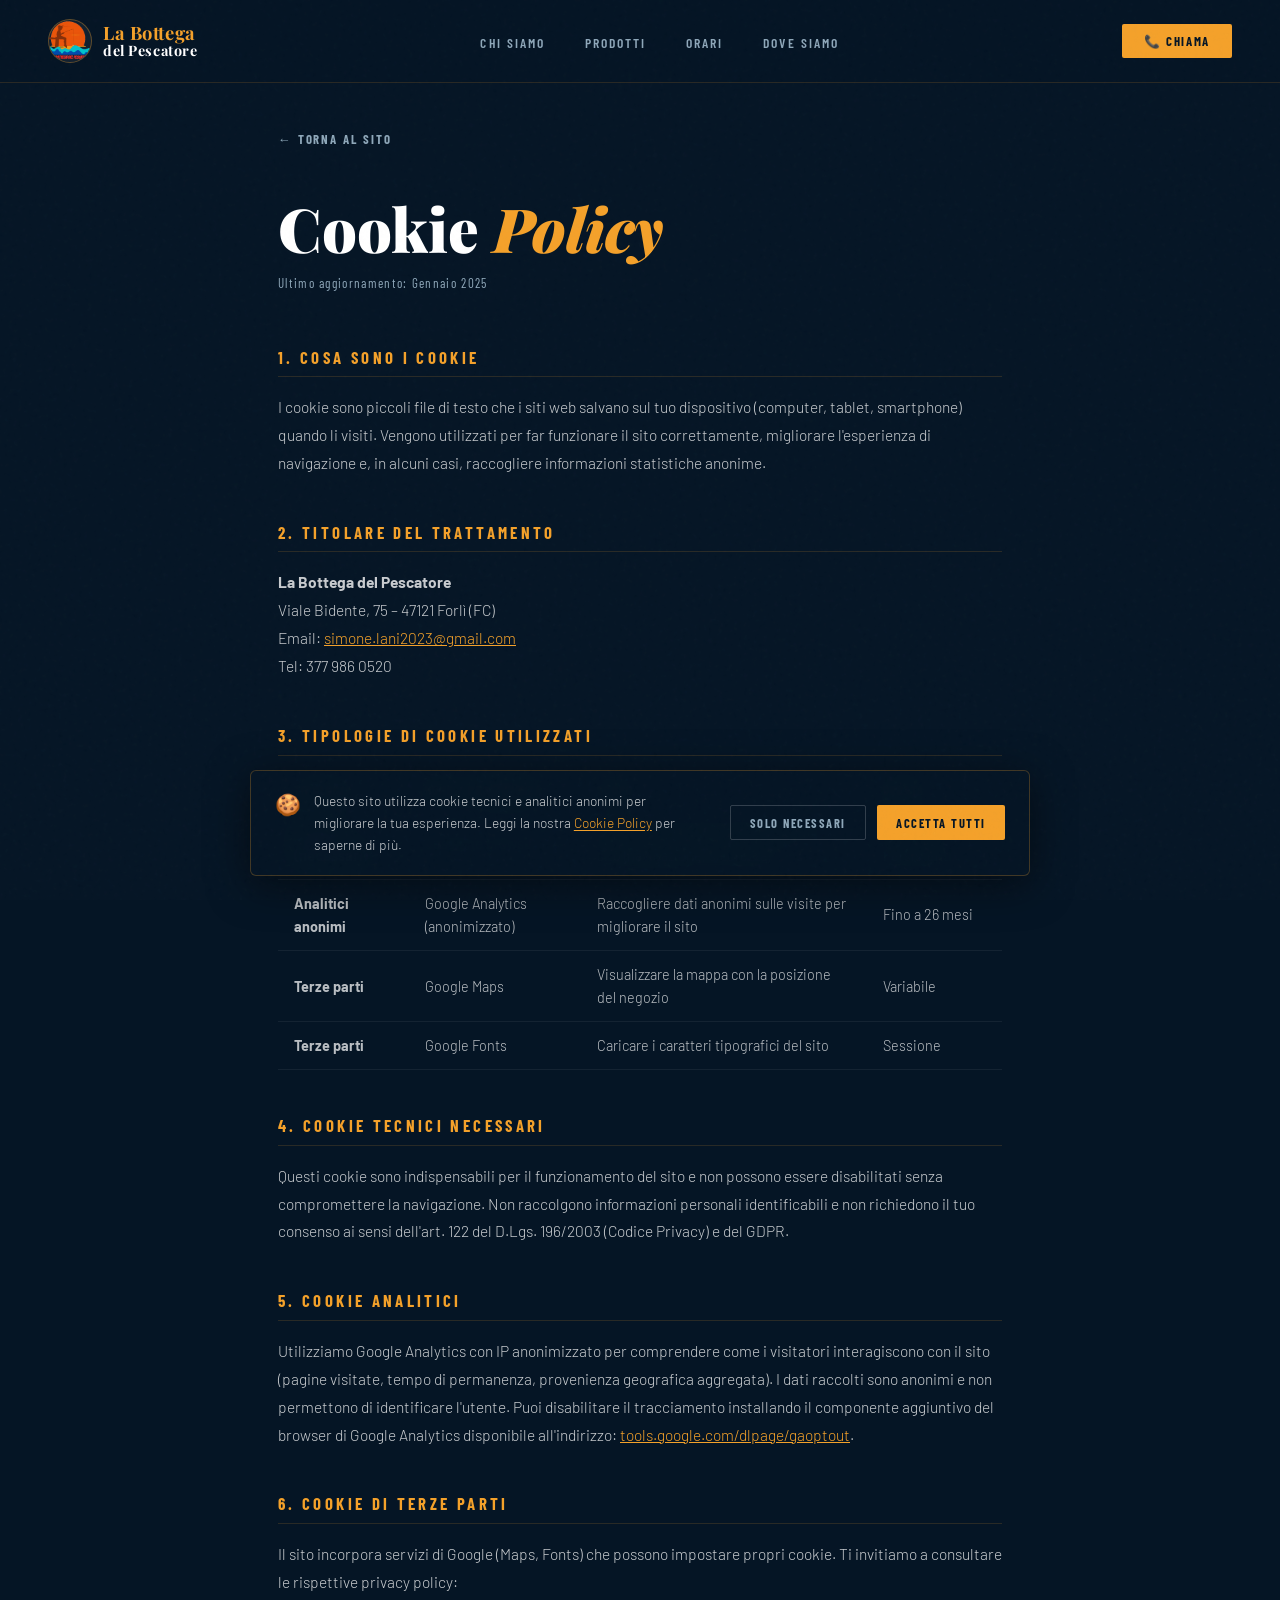
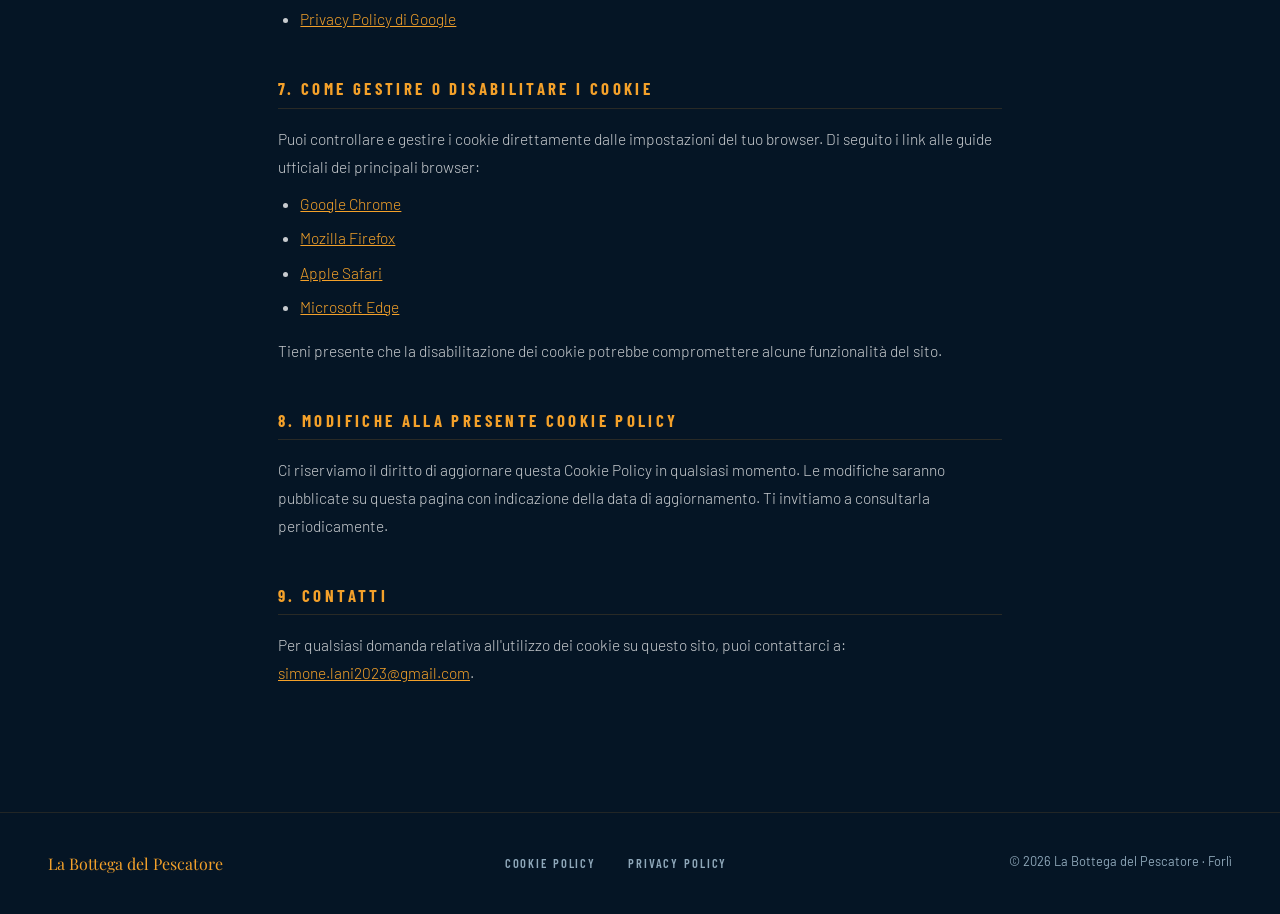
<file: cookie-policy.html>
<!DOCTYPE html>
<html lang="it">
<head>
    <meta charset="UTF-8">
    <meta name="viewport" content="width=device-width, initial-scale=1.0">
    <title>Cookie Policy – La Bottega del Pescatore</title>
    <link rel="preconnect" href="https://fonts.googleapis.com">
    <link href="https://fonts.googleapis.com/css2?family=Playfair+Display:ital,wght@0,700;0,900;1,700&family=Barlow+Condensed:wght@300;400;600;700&family=Barlow:wght@300;400;500&display=swap" rel="stylesheet">
    <link rel="stylesheet" href="style.css">
    <style>
        .policy-wrapper {
            max-width: 820px;
            margin: 0 auto;
            padding: 8rem 3rem 5rem;
        }
        .policy-back {
            display: inline-flex;
            align-items: center;
            gap: .5rem;
            font-family: 'Barlow Condensed', sans-serif;
            font-size: .8rem;
            font-weight: 700;
            letter-spacing: .15em;
            text-transform: uppercase;
            color: var(--muted);
            text-decoration: none;
            margin-bottom: 3rem;
            transition: color .2s;
        }
        .policy-back:hover { color: var(--gold); }
        .policy-title {
            font-family: 'Playfair Display', serif;
            font-size: clamp(2.2rem, 5vw, 3.8rem);
            font-weight: 900;
            line-height: 1.1;
            margin-bottom: .8rem;
        }
        .policy-title em { font-style: italic; color: var(--gold); }
        .policy-date {
            font-size: .82rem;
            color: var(--muted);
            margin-bottom: 3.5rem;
            font-family: 'Barlow Condensed', sans-serif;
            letter-spacing: .1em;
        }
        .policy-section {
            margin-bottom: 2.8rem;
        }
        .policy-section h2 {
            font-family: 'Barlow Condensed', sans-serif;
            font-size: 1.05rem;
            font-weight: 700;
            letter-spacing: .2em;
            text-transform: uppercase;
            color: var(--gold);
            margin-bottom: 1rem;
            padding-bottom: .6rem;
            border-bottom: 1px solid rgba(244,161,42,.15);
        }
        .policy-section p,
        .policy-section li {
            font-size: .97rem;
            font-weight: 300;
            color: rgba(255,255,255,.78);
            line-height: 1.8;
        }
        .policy-section ul {
            padding-left: 1.4rem;
            margin-top: .6rem;
        }
        .policy-section li { margin-bottom: .4rem; }
        .policy-table {
            width: 100%;
            border-collapse: collapse;
            margin-top: 1rem;
            font-size: .9rem;
        }
        .policy-table th {
            font-family: 'Barlow Condensed', sans-serif;
            font-weight: 700;
            letter-spacing: .1em;
            text-transform: uppercase;
            font-size: .78rem;
            color: var(--gold);
            padding: .7rem 1rem;
            text-align: left;
            border-bottom: 1px solid rgba(244,161,42,.2);
        }
        .policy-table td {
            padding: .75rem 1rem;
            color: rgba(255,255,255,.72);
            border-bottom: 1px solid rgba(255,255,255,.06);
            font-weight: 300;
            line-height: 1.6;
        }
        .policy-table tr:hover td { background: rgba(244,161,42,.04); }
        @media (max-width: 600px) {
            .policy-wrapper { padding: 6rem 1.2rem 4rem; }
            .policy-table { font-size: .82rem; }
            .policy-table th, .policy-table td { padding: .6rem .6rem; }
        }
    </style>
</head>
<body>

<nav>
  <a href="index.html" class="logo">
    <img src="logo_transparent.png" alt="La Bottega del Pescatore" class="logo-img">
    <span class="logo-text">La Bottega <span>del Pescatore</span></span>
  </a>
  <ul>
    <li><a href="index.html#about">Chi Siamo</a></li>
    <li><a href="index.html#prodotti">Prodotti</a></li>
    <li><a href="index.html#orari">Orari</a></li>
    <li><a href="index.html#mappa">Dove Siamo</a></li>
  </ul>
  <a href="tel:3779860520" class="nav-cta">📞 Chiama</a>
</nav>

<div class="policy-wrapper">

    <a href="index.html" class="policy-back">← Torna al sito</a>

    <h1 class="policy-title">Cookie <em>Policy</em></h1>
    <p class="policy-date">Ultimo aggiornamento: Gennaio 2025</p>

    <div class="policy-section">
        <h2>1. Cosa sono i Cookie</h2>
        <p>I cookie sono piccoli file di testo che i siti web salvano sul tuo dispositivo (computer, tablet, smartphone) quando li visiti. Vengono utilizzati per far funzionare il sito correttamente, migliorare l'esperienza di navigazione e, in alcuni casi, raccogliere informazioni statistiche anonime.</p>
    </div>

    <div class="policy-section">
        <h2>2. Titolare del trattamento</h2>
        <p>
            <strong>La Bottega del Pescatore</strong><br>
            Viale Bidente, 75 – 47121 Forlì (FC)<br>
            Email: <a href="mailto:simone.lani2023@gmail.com" style="color: var(--gold);">simone.lani2023@gmail.com</a><br>
            Tel: 377 986 0520
        </p>
    </div>

    <div class="policy-section">
        <h2>3. Tipologie di Cookie utilizzati</h2>

        <table class="policy-table">
            <thead>
                <tr>
                    <th>Tipologia</th>
                    <th>Nome / Provenienza</th>
                    <th>Scopo</th>
                    <th>Durata</th>
                </tr>
            </thead>
            <tbody>
                <tr>
                    <td><strong>Tecnici (necessari)</strong></td>
                    <td>Sessione browser</td>
                    <td>Garantire il corretto funzionamento del sito (navigazione, sicurezza)</td>
                    <td>Sessione / Persistenti</td>
                </tr>
                <tr>
                    <td><strong>Analitici anonimi</strong></td>
                    <td>Google Analytics (anonimizzato)</td>
                    <td>Raccogliere dati anonimi sulle visite per migliorare il sito</td>
                    <td>Fino a 26 mesi</td>
                </tr>
                <tr>
                    <td><strong>Terze parti</strong></td>
                    <td>Google Maps</td>
                    <td>Visualizzare la mappa con la posizione del negozio</td>
                    <td>Variabile</td>
                </tr>
                <tr>
                    <td><strong>Terze parti</strong></td>
                    <td>Google Fonts</td>
                    <td>Caricare i caratteri tipografici del sito</td>
                    <td>Sessione</td>
                </tr>
            </tbody>
        </table>
    </div>

    <div class="policy-section">
        <h2>4. Cookie tecnici necessari</h2>
        <p>Questi cookie sono indispensabili per il funzionamento del sito e non possono essere disabilitati senza compromettere la navigazione. Non raccolgono informazioni personali identificabili e non richiedono il tuo consenso ai sensi dell'art. 122 del D.Lgs. 196/2003 (Codice Privacy) e del GDPR.</p>
    </div>

    <div class="policy-section">
        <h2>5. Cookie analitici</h2>
        <p>Utilizziamo Google Analytics con IP anonimizzato per comprendere come i visitatori interagiscono con il sito (pagine visitate, tempo di permanenza, provenienza geografica aggregata). I dati raccolti sono anonimi e non permettono di identificare l'utente. Puoi disabilitare il tracciamento installando il componente aggiuntivo del browser di Google Analytics disponibile all'indirizzo: <a href="https://tools.google.com/dlpage/gaoptout" target="_blank" style="color: var(--gold);">tools.google.com/dlpage/gaoptout</a>.</p>
    </div>

    <div class="policy-section">
        <h2>6. Cookie di terze parti</h2>
        <p>Il sito incorpora servizi di Google (Maps, Fonts) che possono impostare propri cookie. Ti invitiamo a consultare le rispettive privacy policy:</p>
        <ul>
            <li><a href="https://policies.google.com/privacy" target="_blank" style="color: var(--gold);">Privacy Policy di Google</a></li>
        </ul>
    </div>

    <div class="policy-section">
        <h2>7. Come gestire o disabilitare i Cookie</h2>
        <p>Puoi controllare e gestire i cookie direttamente dalle impostazioni del tuo browser. Di seguito i link alle guide ufficiali dei principali browser:</p>
        <ul>
            <li><a href="https://support.google.com/chrome/answer/95647" target="_blank" style="color: var(--gold);">Google Chrome</a></li>
            <li><a href="https://support.mozilla.org/it/kb/Attivare%20e%20disattivare%20i%20cookie" target="_blank" style="color: var(--gold);">Mozilla Firefox</a></li>
            <li><a href="https://support.apple.com/it-it/guide/safari/sfri11471/mac" target="_blank" style="color: var(--gold);">Apple Safari</a></li>
            <li><a href="https://support.microsoft.com/it-it/microsoft-edge/eliminare-i-cookie-in-microsoft-edge-63947406-40ac-c3b8-57b9-2a946a29ae09" target="_blank" style="color: var(--gold);">Microsoft Edge</a></li>
        </ul>
        <p style="margin-top:1rem;">Tieni presente che la disabilitazione dei cookie potrebbe compromettere alcune funzionalità del sito.</p>
    </div>

    <div class="policy-section">
        <h2>8. Modifiche alla presente Cookie Policy</h2>
        <p>Ci riserviamo il diritto di aggiornare questa Cookie Policy in qualsiasi momento. Le modifiche saranno pubblicate su questa pagina con indicazione della data di aggiornamento. Ti invitiamo a consultarla periodicamente.</p>
    </div>

    <div class="policy-section">
        <h2>9. Contatti</h2>
        <p>Per qualsiasi domanda relativa all'utilizzo dei cookie su questo sito, puoi contattarci a: <a href="mailto:simone.lani2023@gmail.com" style="color: var(--gold);">simone.lani2023@gmail.com</a>.</p>
    </div>

</div>

<footer>
  <div class="footer-logo">La Bottega <span>del Pescatore</span></div>
  <div class="footer-links">
    <a href="cookie-policy.html">Cookie Policy</a>
    <a href="privacy-policy.html">Privacy Policy</a>
  </div>
  <div class="footer-copy">&copy; 2026 La Bottega del Pescatore &middot; Forl&igrave;</div>
</footer>

<!-- Banner consenso cookie -->
<div id="cookieBanner" class="cookie-banner" aria-live="polite">
  <div class="cookie-banner-text">
    <span class="cookie-banner-icon">&#x1F36A;</span>
    <p>Questo sito utilizza cookie tecnici e analitici anonimi per migliorare la tua esperienza. Leggi la nostra <a href="cookie-policy.html">Cookie Policy</a> per saperne di pi&ugrave;.</p>
  </div>
  <div class="cookie-banner-actions">
    <button id="cookieDecline" class="cookie-btn-decline">Solo necessari</button>
    <button id="cookieAccept" class="cookie-btn-accept">Accetta tutti</button>
  </div>
</div>

<script src="script.js"></script>
</body>
</html>
</file>
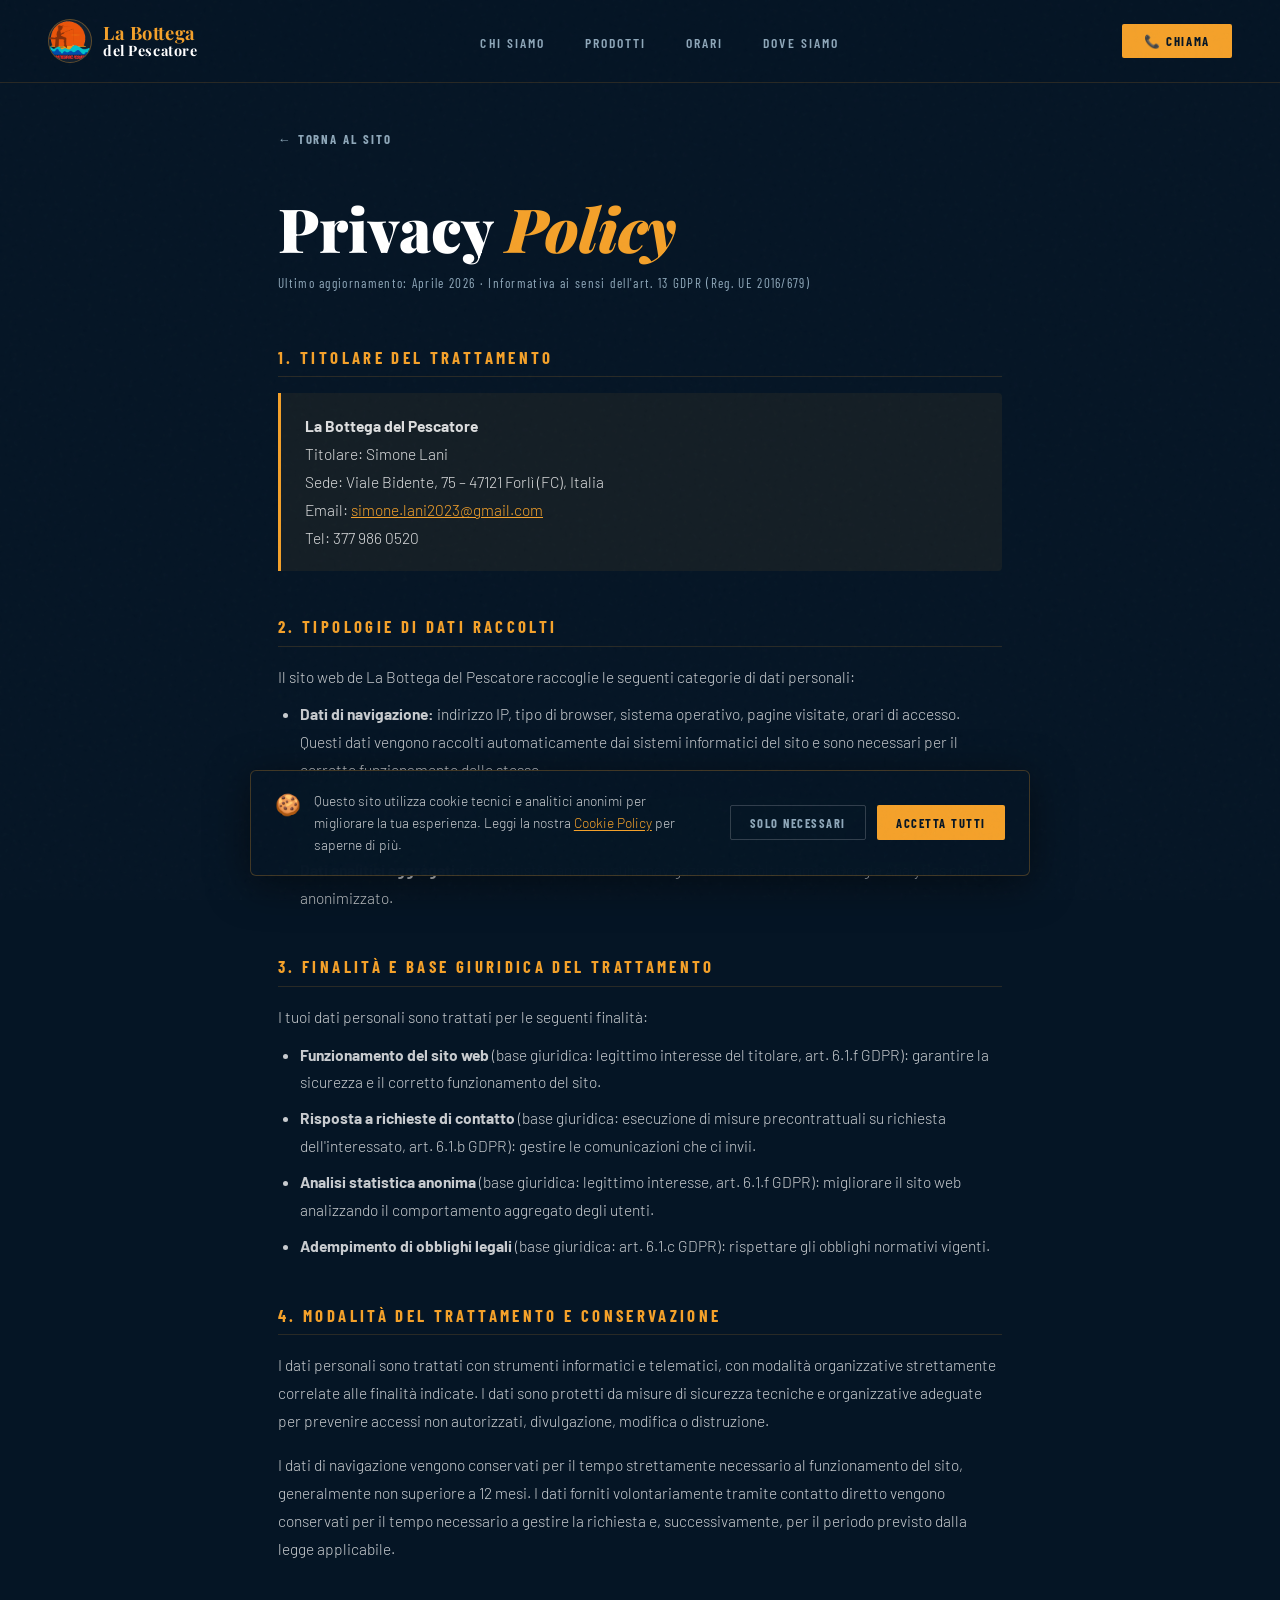
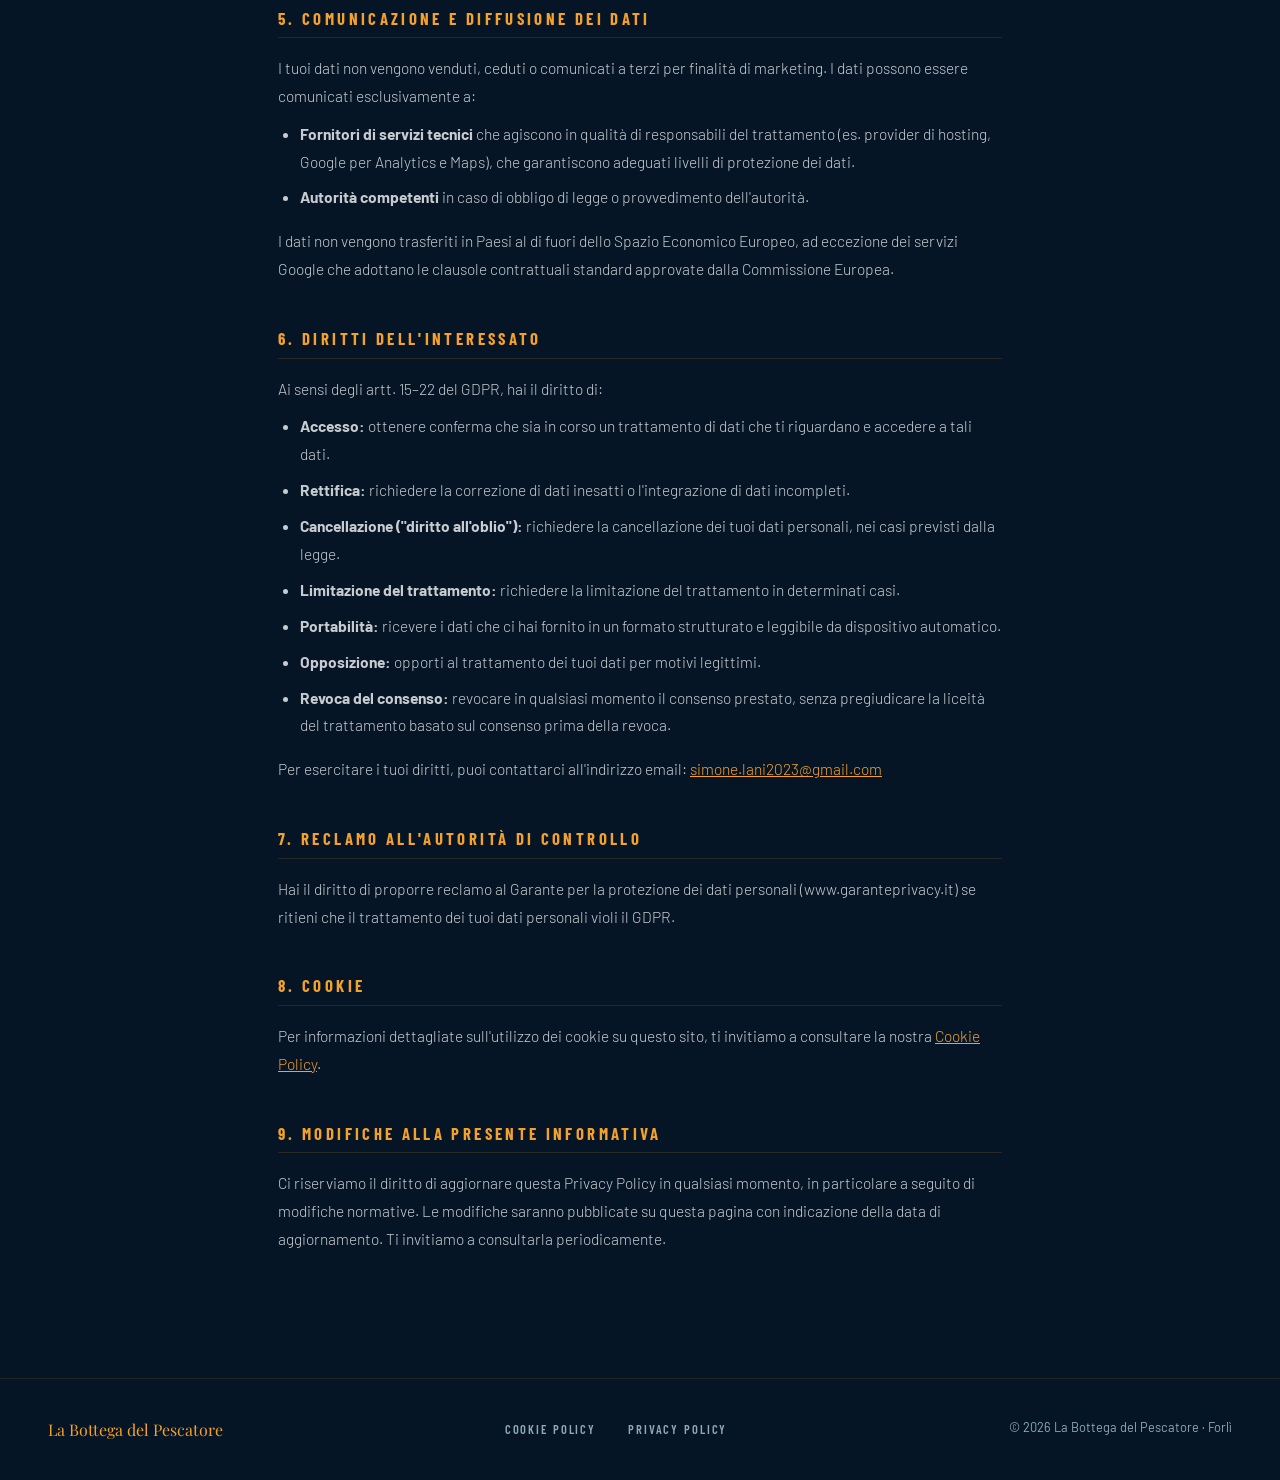
<file: privacy-policy.html>
<!DOCTYPE html>
<html lang="it">
<head>
    <meta charset="UTF-8">
    <meta name="viewport" content="width=device-width, initial-scale=1.0">
    <title>Privacy Policy – La Bottega del Pescatore</title>
    <link rel="preconnect" href="https://fonts.googleapis.com">
    <link href="https://fonts.googleapis.com/css2?family=Playfair+Display:ital,wght@0,700;0,900;1,700&family=Barlow+Condensed:wght@300;400;600;700&family=Barlow:wght@300;400;500&display=swap" rel="stylesheet">
    <link rel="stylesheet" href="style.css">
    <style>
        .policy-wrapper {
            max-width: 820px;
            margin: 0 auto;
            padding: 8rem 3rem 5rem;
        }
        .policy-back {
            display: inline-flex;
            align-items: center;
            gap: .5rem;
            font-family: 'Barlow Condensed', sans-serif;
            font-size: .8rem;
            font-weight: 700;
            letter-spacing: .15em;
            text-transform: uppercase;
            color: var(--muted);
            text-decoration: none;
            margin-bottom: 3rem;
            transition: color .2s;
        }
        .policy-back:hover { color: var(--gold); }
        .policy-title {
            font-family: 'Playfair Display', serif;
            font-size: clamp(2.2rem, 5vw, 3.8rem);
            font-weight: 900;
            line-height: 1.1;
            margin-bottom: .8rem;
        }
        .policy-title em { font-style: italic; color: var(--gold); }
        .policy-date {
            font-size: .82rem;
            color: var(--muted);
            margin-bottom: 3.5rem;
            font-family: 'Barlow Condensed', sans-serif;
            letter-spacing: .1em;
        }
        .policy-section {
            margin-bottom: 2.8rem;
        }
        .policy-section h2 {
            font-family: 'Barlow Condensed', sans-serif;
            font-size: 1.05rem;
            font-weight: 700;
            letter-spacing: .2em;
            text-transform: uppercase;
            color: var(--gold);
            margin-bottom: 1rem;
            padding-bottom: .6rem;
            border-bottom: 1px solid rgba(244,161,42,.15);
        }
        .policy-section p,
        .policy-section li {
            font-size: .97rem;
            font-weight: 300;
            color: rgba(255,255,255,.78);
            line-height: 1.8;
        }
        .policy-section ul {
            padding-left: 1.4rem;
            margin-top: .6rem;
        }
        .policy-section li { margin-bottom: .5rem; }
        .policy-highlight {
            background: rgba(244,161,42,.06);
            border-left: 3px solid var(--gold);
            padding: 1.2rem 1.5rem;
            border-radius: 0 4px 4px 0;
            margin-top: 1rem;
        }
        .policy-highlight p { color: rgba(255,255,255,.85); }
        @media (max-width: 600px) {
            .policy-wrapper { padding: 6rem 1.2rem 4rem; }
        }
    </style>
</head>
<body>

<nav>
  <a href="index.html" class="logo">
    <img src="logo_transparent.png" alt="La Bottega del Pescatore" class="logo-img">
    <span class="logo-text">La Bottega <span>del Pescatore</span></span>
  </a>
  <ul>
    <li><a href="index.html#about">Chi Siamo</a></li>
    <li><a href="index.html#prodotti">Prodotti</a></li>
    <li><a href="index.html#orari">Orari</a></li>
    <li><a href="index.html#mappa">Dove Siamo</a></li>
  </ul>
  <a href="tel:3779860520" class="nav-cta">📞 Chiama</a>
</nav>

<div class="policy-wrapper">

    <a href="index.html" class="policy-back">← Torna al sito</a>

    <h1 class="policy-title">Privacy <em>Policy</em></h1>
    <p class="policy-date">Ultimo aggiornamento: Aprile 2026 · Informativa ai sensi dell'art. 13 GDPR (Reg. UE 2016/679)</p>

    <div class="policy-section">
        <h2>1. Titolare del trattamento</h2>
        <div class="policy-highlight">
            <p>
                <strong>La Bottega del Pescatore</strong><br>
                Titolare: Simone Lani<br>
                Sede: Viale Bidente, 75 – 47121 Forlì (FC), Italia<br>
                Email: <a href="mailto:simone.lani2023@gmail.com" style="color: var(--gold);">simone.lani2023@gmail.com</a><br>
                Tel: 377 986 0520
            </p>
        </div>
    </div>

    <div class="policy-section">
        <h2>2. Tipologie di dati raccolti</h2>
        <p>Il sito web de La Bottega del Pescatore raccoglie le seguenti categorie di dati personali:</p>
        <ul>
            <li><strong>Dati di navigazione:</strong> indirizzo IP, tipo di browser, sistema operativo, pagine visitate, orari di accesso. Questi dati vengono raccolti automaticamente dai sistemi informatici del sito e sono necessari per il corretto funzionamento dello stesso.</li>
            <li><strong>Dati forniti volontariamente:</strong> se ci contatti via email o telefono, raccogliamo i dati che ci fornisci direttamente (nome, numero di telefono, indirizzo email, contenuto del messaggio).</li>
            <li><strong>Dati analitici aggregati:</strong> dati statistici anonimi sulla navigazione raccolti tramite Google Analytics con IP anonimizzato.</li>
        </ul>
    </div>

    <div class="policy-section">
        <h2>3. Finalità e base giuridica del trattamento</h2>
        <p>I tuoi dati personali sono trattati per le seguenti finalità:</p>
        <ul>
            <li><strong>Funzionamento del sito web</strong> (base giuridica: legittimo interesse del titolare, art. 6.1.f GDPR): garantire la sicurezza e il corretto funzionamento del sito.</li>
            <li><strong>Risposta a richieste di contatto</strong> (base giuridica: esecuzione di misure precontrattuali su richiesta dell'interessato, art. 6.1.b GDPR): gestire le comunicazioni che ci invii.</li>
            <li><strong>Analisi statistica anonima</strong> (base giuridica: legittimo interesse, art. 6.1.f GDPR): migliorare il sito web analizzando il comportamento aggregato degli utenti.</li>
            <li><strong>Adempimento di obblighi legali</strong> (base giuridica: art. 6.1.c GDPR): rispettare gli obblighi normativi vigenti.</li>
        </ul>
    </div>

    <div class="policy-section">
        <h2>4. Modalità del trattamento e conservazione</h2>
        <p>I dati personali sono trattati con strumenti informatici e telematici, con modalità organizzative strettamente correlate alle finalità indicate. I dati sono protetti da misure di sicurezza tecniche e organizzative adeguate per prevenire accessi non autorizzati, divulgazione, modifica o distruzione.</p>
        <p style="margin-top:1rem;">I dati di navigazione vengono conservati per il tempo strettamente necessario al funzionamento del sito, generalmente non superiore a 12 mesi. I dati forniti volontariamente tramite contatto diretto vengono conservati per il tempo necessario a gestire la richiesta e, successivamente, per il periodo previsto dalla legge applicabile.</p>
    </div>

    <div class="policy-section">
        <h2>5. Comunicazione e diffusione dei dati</h2>
        <p>I tuoi dati non vengono venduti, ceduti o comunicati a terzi per finalità di marketing. I dati possono essere comunicati esclusivamente a:</p>
        <ul>
            <li><strong>Fornitori di servizi tecnici</strong> che agiscono in qualità di responsabili del trattamento (es. provider di hosting, Google per Analytics e Maps), che garantiscono adeguati livelli di protezione dei dati.</li>
            <li><strong>Autorità competenti</strong> in caso di obbligo di legge o provvedimento dell'autorità.</li>
        </ul>
        <p style="margin-top:1rem;">I dati non vengono trasferiti in Paesi al di fuori dello Spazio Economico Europeo, ad eccezione dei servizi Google che adottano le clausole contrattuali standard approvate dalla Commissione Europea.</p>
    </div>

    <div class="policy-section">
        <h2>6. Diritti dell'interessato</h2>
        <p>Ai sensi degli artt. 15–22 del GDPR, hai il diritto di:</p>
        <ul>
            <li><strong>Accesso:</strong> ottenere conferma che sia in corso un trattamento di dati che ti riguardano e accedere a tali dati.</li>
            <li><strong>Rettifica:</strong> richiedere la correzione di dati inesatti o l'integrazione di dati incompleti.</li>
            <li><strong>Cancellazione ("diritto all'oblio"):</strong> richiedere la cancellazione dei tuoi dati personali, nei casi previsti dalla legge.</li>
            <li><strong>Limitazione del trattamento:</strong> richiedere la limitazione del trattamento in determinati casi.</li>
            <li><strong>Portabilità:</strong> ricevere i dati che ci hai fornito in un formato strutturato e leggibile da dispositivo automatico.</li>
            <li><strong>Opposizione:</strong> opporti al trattamento dei tuoi dati per motivi legittimi.</li>
            <li><strong>Revoca del consenso:</strong> revocare in qualsiasi momento il consenso prestato, senza pregiudicare la liceità del trattamento basato sul consenso prima della revoca.</li>
        </ul>
        <p style="margin-top:1rem;">Per esercitare i tuoi diritti, puoi contattarci all'indirizzo email: <a href="mailto:simone.lani2023@gmail.com" style="color: var(--gold);">simone.lani2023@gmail.com</a></p>
    </div>

    <div class="policy-section">
        <h2>7. Reclamo all'Autorità di controllo</h2>
        <p>Hai il diritto di proporre reclamo al Garante per la protezione dei dati personali (www.garanteprivacy.it) se ritieni che il trattamento dei tuoi dati personali violi il GDPR.</p>
    </div>

    <div class="policy-section">
        <h2>8. Cookie</h2>
        <p>Per informazioni dettagliate sull'utilizzo dei cookie su questo sito, ti invitiamo a consultare la nostra <a href="cookie-policy.html" style="color: var(--gold);">Cookie Policy</a>.</p>
    </div>

    <div class="policy-section">
        <h2>9. Modifiche alla presente informativa</h2>
        <p>Ci riserviamo il diritto di aggiornare questa Privacy Policy in qualsiasi momento, in particolare a seguito di modifiche normative. Le modifiche saranno pubblicate su questa pagina con indicazione della data di aggiornamento. Ti invitiamo a consultarla periodicamente.</p>
    </div>

</div>

<footer>
  <div class="footer-logo">La Bottega <span>del Pescatore</span></div>
  <div class="footer-links">
    <a href="cookie-policy.html">Cookie Policy</a>
    <a href="privacy-policy.html">Privacy Policy</a>
  </div>
  <div class="footer-copy">&copy; 2026 La Bottega del Pescatore &middot; Forl&igrave;</div>
</footer>

<!-- Banner consenso cookie -->
<div id="cookieBanner" class="cookie-banner" aria-live="polite">
  <div class="cookie-banner-text">
    <span class="cookie-banner-icon">&#x1F36A;</span>
    <p>Questo sito utilizza cookie tecnici e analitici anonimi per migliorare la tua esperienza. Leggi la nostra <a href="cookie-policy.html">Cookie Policy</a> per saperne di pi&ugrave;.</p>
  </div>
  <div class="cookie-banner-actions">
    <button id="cookieDecline" class="cookie-btn-decline">Solo necessari</button>
    <button id="cookieAccept" class="cookie-btn-accept">Accetta tutti</button>
  </div>
</div>

<script src="script.js"></script>
</body>
</html>
</file>
<file: style.css>
/* VARIABILI COLORI */
:root {
  --ocean: #0a2a4a;
  --deep: #051525;
  --wave: #1565c0;
  --gold: #f4a12a;
  --amber: #e88c10;
  --foam: #e8f4f8;
  --white: #ffffff;
  --muted: #8fa8ba;
  --rust: #c0392b;
}

*, *::before, *::after { box-sizing: border-box; margin: 0; padding: 0; }

html { scroll-behavior: smooth; }

body {
  background: var(--deep);
  color: var(--white);
  font-family: 'Barlow', sans-serif;
  overflow-x: hidden;
}

body::before {
  content: '';
  position: fixed;
  inset: 0;
  background-image: url("data:image/svg+xml,%3Csvg viewBox='0 0 200 200' xmlns='http://www.w3.org/2000/svg'%3E%3Cfilter id='n'%3E%3CfeTurbulence type='fractalNoise' baseFrequency='0.9' numOctaves='4' stitchTiles='stitch'/%3E%3C/filter%3E%3Crect width='100%25' height='100%25' filter='url(%23n)' opacity='0.04'/%3E%3C/svg%3E");
  pointer-events: none;
  z-index: 9999;
  opacity: .5;
}

/* ── NAV ── */
nav {
  position: fixed;
  top: 0; left: 0; right: 0;
  z-index: 100;
  display: flex;
  align-items: center;
  justify-content: space-between;
  padding: 1.2rem 3rem;
  background: rgba(5,21,37,.85);
  backdrop-filter: blur(12px);
  border-bottom: 1px solid rgba(244,161,42,.15);
  transition: all .3s;
}
/* Aggiungiamo un'ombra più evidente al nav quando si scrolla per migliorare la leggibilità */
nav .logo {
  font-family: 'Playfair Display', serif;
  font-size: 1.15rem;
  font-weight: 700;
  color: var(--gold);
  letter-spacing: .03em;
  text-decoration: none;
  display: flex;
  align-items: center;
  gap: .7rem;
}

.logo-img {
  height: 44px;
  width: 44px;
  object-fit: contain;
  border-radius: 50%;
  border: 1.5px solid rgba(244,161,42,.35);
  background: rgba(255,255,255,.05);
  transition: transform .3s;
}

nav .logo:hover .logo-img { transform: rotate(-8deg) scale(1.07); }

.logo-text { display: flex; flex-direction: column; line-height: 1.1; }
.logo-text span { color: var(--white); font-size: .9rem; }
/* Il menu di navigazione è nascosto su mobile, ma su desktop è un flex con gap */
nav ul {
  list-style: none;
  display: flex;
  gap: 2.5rem;
}

nav ul a {
  font-family: 'Barlow Condensed', sans-serif;
  font-weight: 600;
  font-size: .85rem;
  letter-spacing: .15em;
  text-transform: uppercase;
  color: var(--muted);
  text-decoration: none;
  transition: color .2s;
}

nav ul a:hover { color: var(--gold); }

nav .nav-cta {
  font-family: 'Barlow Condensed', sans-serif;
  font-size: .8rem;
  font-weight: 700;
  letter-spacing: .12em;
  text-transform: uppercase;
  background: var(--gold);
  color: var(--deep);
  padding: .55rem 1.4rem;
  border-radius: 2px;
  text-decoration: none;
  transition: background .2s, transform .2s;
}

nav .nav-cta:hover { background: var(--amber); transform: translateY(-1px); }

/* ── HERO ── */
#hero {
  position: relative;
  min-height: 100vh;
  display: flex;
  align-items: center;
  overflow: hidden;
  padding-top: 70px;
}

.hero-bg {
  position: absolute;
  inset: 0;
  background:
    radial-gradient(ellipse 70% 60% at 80% 50%, rgba(21,101,192,.35) 0%, transparent 70%),
    radial-gradient(ellipse 50% 80% at 10% 80%, rgba(244,161,42,.08) 0%, transparent 60%),
    linear-gradient(160deg, var(--deep) 0%, var(--ocean) 60%, #0d3b6e 100%);
}

.water-lines {
  position: absolute;
  bottom: 0; left: 0; right: 0;
  height: 220px;
  overflow: hidden;
}

.water-lines svg { width: 200%; animation: slide-wave 8s linear infinite; }

@keyframes slide-wave {
  0% { transform: translateX(0); }
  100% { transform: translateX(-50%); }
}
/* Il contenuto della hero è centrato e ha un padding orizzontale per non toccare i bordi su mobile */
.hero-content {
  position: relative;
  z-index: 2;
  padding: 0 3rem;
  max-width: 780px;
}

.hero-eyebrow {
  font-family: 'Barlow Condensed', sans-serif;
  font-size: .8rem;
  font-weight: 700;
  letter-spacing: .25em;
  text-transform: uppercase;
  color: var(--gold);
  margin-bottom: 1.4rem;
  opacity: 0;
  animation: fade-up .7s .2s forwards;
}

.hero-title {
  font-family: 'Playfair Display', serif;
  font-size: clamp(3.2rem, 7vw, 6.5rem);
  font-weight: 900;
  line-height: 1.02;
  margin-bottom: 1.8rem;
  opacity: 0;
  animation: fade-up .7s .4s forwards;
}

.hero-title em { font-style: italic; color: var(--gold); }

.hero-sub {
  font-size: 1.15rem;
  font-weight: 300;
  color: rgba(255,255,255,.72);
  line-height: 1.7;
  max-width: 520px;
  margin-bottom: 2.5rem;
  opacity: 0;
  animation: fade-up .7s .6s forwards;
}

.hero-buttons {
  display: flex;
  gap: 1.2rem;
  flex-wrap: wrap;
  opacity: 0;
  animation: fade-up .7s .8s forwards;
}
/* I bottoni della hero hanno uno stile più audace e un'ombra per farli risaltare sullo sfondo */
.btn-primary {
  font-family: 'Barlow Condensed', sans-serif;
  font-weight: 700;
  font-size: .95rem;
  letter-spacing: .12em;
  text-transform: uppercase;
  background: var(--gold);
  color: var(--deep);
  padding: 1rem 2.2rem;
  border-radius: 2px;
  text-decoration: none;
  transition: background .2s, transform .2s, box-shadow .2s;
  box-shadow: 0 4px 24px rgba(244,161,42,.3);
}

.btn-primary:hover {
  background: var(--amber);
  transform: translateY(-2px);
  box-shadow: 0 8px 32px rgba(244,161,42,.4);
}

.btn-outline {
  font-family: 'Barlow Condensed', sans-serif;
  font-weight: 600;
  font-size: .95rem;
  letter-spacing: .12em;
  text-transform: uppercase;
  border: 1.5px solid rgba(255,255,255,.35);
  color: var(--white);
  padding: 1rem 2.2rem;
  border-radius: 2px;
  text-decoration: none;
  transition: border-color .2s, color .2s;
}

.btn-outline:hover { border-color: var(--gold); color: var(--gold); }

.hero-hook {
  position: absolute;
  right: 12%; 
  top: -10px; /* Lo facciamo scendere un po' di più */
  width: 70px; /* Leggermente più grande */
  height: auto;
  z-index: 5; /* Assicurati che sia sopra gli altri elementi della hero */
  opacity: 1; /* Piena visibilità */
  transform-origin: top center;
  animation: hook-swing 6s ease-in-out infinite;
  pointer-events: none;
  filter: drop-shadow(0 0 10px rgba(244,161,42,0.3)); /* Aggiunge un leggero bagliore */
}

/* L'animazione "hook-swing" fa oscillare l'amo avanti e indietro in modo fluido */
@keyframes hook-swing {
  0%, 100% { transform: rotate(-5deg); }
  50% { transform: rotate(5deg); }
}

/* hero-hook responsive → vedi blocco RESPONSIVE COMPLETO in fondo */

@keyframes fade-up {
  from { opacity: 0; transform: translateY(24px); }
  to { opacity: 1; transform: translateY(0); }
}


/* ── MARQUEE STRIP ── */
.marquee-strip {
  background: var(--gold);
  padding: .7rem 0;
  overflow: hidden;
  white-space: nowrap;
}

.marquee-inner {
  display: inline-flex;
  animation: marquee 25s linear infinite;
}

.marquee-inner span {
  font-family: 'Barlow Condensed', sans-serif;
  font-weight: 700;
  font-size: .8rem;
  letter-spacing: .2em;
  text-transform: uppercase;
  color: var(--deep);
  padding: 0 2rem;
}

.marquee-inner span::after {
  content: '◆';
  margin-left: 2rem;
  opacity: .5;
}

@keyframes marquee {
  from { transform: translateX(0); }
  to { transform: translateX(-50%); }
}

section { padding: 6rem 3rem; }
/* Le sezioni hanno un padding generoso per distanziare i contenuti e migliorare la leggibilità */
.section-label {
  font-family: 'Barlow Condensed', sans-serif;
  font-size: .75rem;
  font-weight: 700;
  letter-spacing: .25em;
  text-transform: uppercase;
  color: var(--gold);
  margin-bottom: .8rem;
}

.section-title {
  font-family: 'Playfair Display', serif;
  font-size: clamp(2rem, 4vw, 3.2rem);
  font-weight: 700;
  line-height: 1.15;
  margin-bottom: 1.2rem;
}

.section-title em { font-style: italic; color: var(--gold); }

.section-body {
  font-size: 1.05rem;
  font-weight: 300;
  color: rgba(255,255,255,.65);
  line-height: 1.75;
  max-width: 560px;
}

/* ── ABOUT ── */
#about {
  background: linear-gradient(135deg, var(--ocean) 0%, var(--deep) 100%);
  position: relative;
  overflow: hidden;
}

.about-grid {
  display: grid;
  grid-template-columns: 1fr 1fr;
  gap: 5rem;
  align-items: center;
  max-width: 1200px;
  margin: 0 auto;
}

.about-stats {
  display: grid;
  grid-template-columns: 1fr 1fr;
  gap: 1.5rem;
  margin-top: 2.5rem;
}

.stat-card {
  background: rgba(255,255,255,.04);
  border: 1px solid rgba(255,255,255,.08);
  border-radius: 4px;
  padding: 1.5rem;
  transition: border-color .3s, transform .3s;
}

.stat-card:hover { border-color: var(--gold); transform: translateY(-3px); }

.stat-num {
  font-family: 'Playfair Display', serif;
  font-size: 2.6rem;
  font-weight: 900;
  color: var(--gold);
  line-height: 1;
  margin-bottom: .3rem;
}

.stat-label {
  font-family: 'Barlow Condensed', sans-serif;
  font-size: .78rem;
  font-weight: 600;
  letter-spacing: .12em;
  text-transform: uppercase;
  color: var(--muted);
}

.about-image-stack {
  display: flex;
  gap: 1.5rem;
  height: auto;
}

.about-img {
  position: relative;
  width: 50%;
  height: 400px;
  object-fit: cover;
  border-radius: 6px;
  box-shadow: 0 20px 60px rgba(0,0,0,.5);
}

.about-img-main {
  transform: translateY(-10px);
}

.about-img-accent {
  transform: translateY(10px);
}

.about-img-label {
  position: absolute;
  bottom: 80px; right: -20px;
  background: var(--gold);
  color: var(--deep);
  font-family: 'Barlow Condensed', sans-serif;
  font-size: .72rem;
  font-weight: 700;
  letter-spacing: .12em;
  text-transform: uppercase;
  padding: .6rem 1rem;
  border-radius: 2px;
  z-index: 3;
  white-space: nowrap;
}

/* PRODOTTI */
#prodotti {
  background: var(--deep);
  position: relative;
}

.products-header {
  text-align: center;
  max-width: 620px;
  margin: 0 auto 4rem;
}

.products-grid {
  display: grid;
  grid-template-columns: repeat(3, 1fr);
  gap: 1.5rem;
  max-width: 1200px;
  margin: 0 auto;
}

.product-card {
  position: relative;
  border-radius: 4px;
  overflow: hidden;
  aspect-ratio: 4/5;
  cursor: pointer;
}

.product-card img {
  width: 100%; height: 100%;
  object-fit: cover;
  transition: transform .5s ease;
  filter: brightness(.75) saturate(.9);
}

.product-card:hover img {
  transform: scale(1.06);
  filter: brightness(.6) saturate(1.1);
}

.product-card-overlay {
  position: absolute;
  inset: 0;
  background: linear-gradient(to top, rgba(5,21,37,.95) 0%, rgba(5,21,37,.1) 60%, transparent 100%);
}

.product-card-content {
  position: absolute;
  bottom: 0; left: 0; right: 0;
  padding: 1.8rem 1.5rem;
  transform: translateY(8px);
  transition: transform .3s;
}

.product-card:hover .product-card-content { transform: translateY(0); }

.product-card-tag {
  font-family: 'Barlow Condensed', sans-serif;
  font-size: .68rem;
  font-weight: 700;
  letter-spacing: .2em;
  text-transform: uppercase;
  color: var(--gold);
  margin-bottom: .4rem;
}

.product-card-name {
  font-family: 'Playfair Display', serif;
  font-size: 1.35rem;
  font-weight: 700;
  line-height: 1.2;
  margin-bottom: .5rem;
}

.product-card-desc {
  font-size: .85rem;
  font-weight: 300;
  color: rgba(255,255,255,.65);
  line-height: 1.5;
  opacity: 0;
  transition: opacity .3s .05s;
}

.product-card:hover .product-card-desc { opacity: 1; }

.product-card.featured { grid-row: span 2; aspect-ratio: unset; }

/* ── TROFEI ── */
#trofei {
  background: linear-gradient(135deg, #0d1f35 0%, var(--ocean) 50%, #051525 100%);
  position: relative;
}

.trofei-layout {
  display: grid;
  grid-template-columns: 1fr 1fr;
  gap: 5rem;
  align-items: center;
  max-width: 1200px;
  margin: 0 auto;
}

.trofei-img {
  width: 100%;
  border-radius: 4px;
  box-shadow: 0 30px 80px rgba(0,0,0,.5);
  border: 1px solid rgba(244,161,42,.15);
  transition: transform .4s;
}

.trofei-list { list-style: none; margin-top: 2rem; }

.trofei-list li {
  display: flex;
  gap: 1rem;
  padding: 1rem 0;
  border-bottom: 1px solid rgba(255,255,255,.07);
  font-size: .95rem;
  color: rgba(255,255,255,.75);
}

/* ── ORARI ── */
#orari { background: var(--deep); }

.orari-layout {
  display: grid;
  grid-template-columns: 1fr 1fr;
  gap: 5rem;
  max-width: 1200px;
  margin: 0 auto;
}

.orari-table { width: 100%; border-collapse: collapse; margin-top: 2rem; }

.orari-table td { padding: 1rem .5rem; font-size: .95rem; }

.orari-table td:first-child {
  font-family: 'Barlow Condensed', sans-serif;
  font-weight: 600;
  color: var(--white);
  text-transform: capitalize;
  width: 40%;
}

.badge-open { background: rgba(39,174,96,.15); color: #27ae60; padding: .2rem .55rem; border-radius: 2px; font-size: .65rem; }
.badge-half { background: rgba(244,161,42,.12); color: var(--gold); padding: .2rem .55rem; border-radius: 2px; font-size: .65rem; }

.contact-cards { display: flex; flex-direction: column; gap: 1.2rem; margin-top: 2.5rem; }

.contact-card {
  display: flex;
  align-items: center;
  gap: 1.2rem;
  background: rgba(255,255,255,.04);
  border: 1px solid rgba(255,255,255,.08);
  padding: 1.3rem 1.5rem;
  text-decoration: none;
  border-radius: 4px;
  transition: transform .2s;
}

.contact-card:hover { transform: translateX(4px); border-color: var(--gold); }

.contact-label {
    font-family: 'Barlow Condensed', sans-serif;
    font-size: .7rem;
    font-weight: 700;
    letter-spacing: .15em;
    text-transform: uppercase;
    color: var(--muted);
    margin-bottom: .25rem;
  }

  .contact-value {
    font-size: 1rem;
    font-weight: 500;
    color: var(--white);
  }

/* ── MAP CTA ── */
#mappa {
  background: var(--ocean);
  position: relative;
  padding: 5rem 3rem;
  text-align: center;
}

.mappa-address { font-size: 1.1rem; color: rgba(255,255,255,.65); margin: 1.2rem 0 2.5rem; }

.btn-maps {
  display: inline-flex;
  background: var(--white);
  color: var(--ocean);
  padding: 1rem 2.2rem;
  text-decoration: none;
  font-weight: 700;
  border-radius: 2px;
}

/* ── RECENSIONI ── */
#recensioni {
  background: linear-gradient(160deg, var(--deep) 0%, #0a1e35 60%, var(--ocean) 100%);
  padding: 6rem 3rem 4rem;
  overflow: hidden;
}

.recensioni-header {
  text-align: center;
  margin-bottom: 3.5rem;
}

.recensioni-rating-summary {
  display: flex;
  align-items: center;
  justify-content: center;
  gap: 1rem;
  margin-top: 1.5rem;
}

.big-score {
  font-family: 'Playfair Display', serif;
  font-size: 3.5rem;
  font-weight: 900;
  color: var(--gold);
  line-height: 1;
}

.stars-big {
  font-size: 1.6rem;
  color: var(--gold);
  letter-spacing: .1em;
}

.rating-source {
  font-family: 'Barlow Condensed', sans-serif;
  font-size: .75rem;
  font-weight: 600;
  letter-spacing: .15em;
  text-transform: uppercase;
  color: var(--muted);
  align-self: flex-end;
  padding-bottom: .4rem;
}

.recensioni-track-wrapper {
  overflow: hidden;
  max-width: 1200px;
  margin: 0 auto;
}

.recensioni-track {
  display: flex;
  gap: 1.8rem;
  transition: transform .5s cubic-bezier(.4,0,.2,1);
}

.recensione-card {
  flex: 0 0 calc(33.333% - 1.2rem);
  background: rgba(255,255,255,.04);
  border: 1px solid rgba(255,255,255,.08);
  border-radius: 6px;
  padding: 2rem;
  transition: border-color .3s, transform .3s;
  position: relative;
  overflow: hidden;
}

.recensione-card::before {
  content: '"';
  position: absolute;
  top: -.5rem;
  right: 1.2rem;
  font-family: 'Playfair Display', serif;
  font-size: 8rem;
  color: rgba(244,161,42,.06);
  line-height: 1;
  pointer-events: none;
}

.recensione-card:hover {
  border-color: rgba(244,161,42,.35);
  transform: translateY(-4px);
}

.recensione-card.featured-rec {
  border-color: rgba(244,161,42,.25);
  background: rgba(244,161,42,.04);
}

.rec-stars {
  color: var(--gold);
  font-size: 1.1rem;
  letter-spacing: .1em;
  margin-bottom: 1rem;
}

.rec-testo {
  font-size: .95rem;
  font-weight: 300;
  color: rgba(255,255,255,.78);
  line-height: 1.75;
  margin-bottom: 1.5rem;
  font-style: italic;
}

.rec-autore {
  display: flex;
  align-items: center;
  gap: .9rem;
  border-top: 1px solid rgba(255,255,255,.07);
  padding-top: 1.2rem;
}

.rec-avatar {
  width: 38px; height: 38px;
  border-radius: 50%;
  background: linear-gradient(135deg, var(--wave), var(--gold));
  display: flex;
  align-items: center;
  justify-content: center;
  font-family: 'Barlow Condensed', sans-serif;
  font-weight: 700;
  font-size: 1rem;
  color: var(--deep);
  flex-shrink: 0;
}

.rec-nome {
  font-family: 'Barlow Condensed', sans-serif;
  font-weight: 700;
  font-size: .9rem;
  letter-spacing: .05em;
  color: var(--white);
}

.rec-data {
  font-size: .75rem;
  color: var(--muted);
  margin-top: .15rem;
}

.recensioni-nav {
  display: flex;
  align-items: center;
  justify-content: center;
  gap: 1.5rem;
  margin-top: 2.5rem;
}

.rec-btn {
  background: rgba(255,255,255,.07);
  border: 1px solid rgba(255,255,255,.12);
  color: var(--white);
  width: 44px; height: 44px;
  border-radius: 50%;
  font-size: 1.1rem;
  cursor: pointer;
  transition: background .2s, border-color .2s;
  display: flex;
  align-items: center;
  justify-content: center;
}

.rec-btn:hover { background: var(--gold); border-color: var(--gold); color: var(--deep); }

.rec-dots { display: flex; gap: .5rem; }

.rec-dot {
  width: 8px; height: 8px;
  border-radius: 50%;
  background: rgba(255,255,255,.2);
  cursor: pointer;
  transition: background .2s, transform .2s;
}

.rec-dot.active { background: var(--gold); transform: scale(1.3); }

.recensioni-cta {
  text-align: center;
  margin-top: 2.5rem;
}

/* recensione-card responsive → vedi blocco RESPONSIVE COMPLETO in fondo */

/* ── FOOTER ── */
footer {
  background: var(--deep);
  border-top: 1px solid rgba(244,161,42,.12);
  padding: 2.5rem 3rem;
  display: flex;
  justify-content: space-between;
}

.footer-logo { font-family: 'Playfair Display', serif; color: var(--gold); }

.footer-links {
  display: flex;
  gap: 2rem;
  align-items: center;
}

.footer-links a {
  font-family: 'Barlow Condensed', sans-serif;
  font-size: .78rem;
  font-weight: 600;
  letter-spacing: .15em;
  text-transform: uppercase;
  color: var(--muted);
  text-decoration: none;
  transition: color .2s;
}

.footer-links a:hover { color: var(--gold); }

.footer-copy {
  font-size: .8rem;
  color: var(--muted);
}

/* ── COOKIE BANNER ── */
.cookie-banner {
  position: fixed;
  bottom: 1.5rem;
  left: 50%;
  transform: translateX(-50%);
  z-index: 9000;
  width: calc(100% - 3rem);
  max-width: 780px;
  background: rgba(5, 21, 37, 0.97);
  border: 1px solid rgba(244, 161, 42, .25);
  border-radius: 6px;
  padding: 1.2rem 1.5rem;
  display: flex;
  align-items: center;
  gap: 1.5rem;
  backdrop-filter: blur(16px);
  box-shadow: 0 8px 40px rgba(0,0,0,.5);
  animation: banner-up .4s ease forwards;
}

.cookie-banner.hidden {
  animation: banner-down .3s ease forwards;
  pointer-events: none;
}

@keyframes banner-up {
  from { opacity: 0; transform: translateX(-50%) translateY(20px); }
  to   { opacity: 1; transform: translateX(-50%) translateY(0); }
}

@keyframes banner-down {
  from { opacity: 1; transform: translateX(-50%) translateY(0); }
  to   { opacity: 0; transform: translateX(-50%) translateY(20px); }
}

.cookie-banner-text {
  display: flex;
  align-items: flex-start;
  gap: .8rem;
  flex: 1;
}

.cookie-banner-icon { font-size: 1.3rem; flex-shrink: 0; margin-top: .05rem; }

.cookie-banner-text p {
  font-size: .86rem;
  font-weight: 300;
  color: rgba(255,255,255,.78);
  line-height: 1.6;
  margin: 0;
}

.cookie-banner-text a {
  color: var(--gold);
  text-decoration: underline;
  text-underline-offset: 2px;
}

.cookie-banner-actions {
  display: flex;
  gap: .7rem;
  flex-shrink: 0;
}

.cookie-btn-accept,
.cookie-btn-decline {
  font-family: 'Barlow Condensed', sans-serif;
  font-weight: 700;
  font-size: .78rem;
  letter-spacing: .12em;
  text-transform: uppercase;
  border: none;
  border-radius: 2px;
  padding: .6rem 1.2rem;
  cursor: pointer;
  transition: background .2s, transform .15s;
  white-space: nowrap;
}

.cookie-btn-accept {
  background: var(--gold);
  color: var(--deep);
}

.cookie-btn-accept:hover {
  background: var(--amber);
  transform: translateY(-1px);
}

.cookie-btn-decline {
  background: transparent;
  color: var(--muted);
  border: 1px solid rgba(255,255,255,.18);
}

.cookie-btn-decline:hover {
  border-color: var(--muted);
  color: var(--white);
}

@media (max-width: 600px) {
  .cookie-banner {
    flex-direction: column;
    gap: 1rem;
    bottom: 1rem;
    width: calc(100% - 2rem);
    padding: 1rem 1.2rem;
  }
  .cookie-banner-actions { width: 100%; }
  .cookie-btn-accept, .cookie-btn-decline { flex: 1; text-align: center; }
}

/* ── SCROLL REVEAL ── */
.reveal { opacity: 0; transform: translateY(30px); transition: 0.7s ease; }
.reveal.visible { opacity: 1; transform: translateY(0); }

/* ══════════════════════════════════════════
   RESPONSIVE COMPLETO — TABLET & MOBILE
══════════════════════════════════════════ */

/* ── TABLET (max 900px) ── */
@media (max-width: 900px) {

  /* NAV */
  nav { padding: 1rem 1.5rem; }
  nav ul { display: none; }

  /* HERO */
  #hero { padding-top: 80px; min-height: 100svh; align-items: flex-start; padding-bottom: 4rem; }
  .hero-content { padding: 2rem 1.5rem; max-width: 100%; }
  .hero-title { font-size: clamp(2.6rem, 9vw, 4rem); line-height: 1.05; }
  .hero-sub { font-size: 1rem; max-width: 100%; }
  .hero-buttons { flex-direction: column; gap: .9rem; }
  .btn-primary, .btn-outline { text-align: center; padding: .9rem 1.8rem; }
  .hero-logo-visual { display: none !important; }
  .hero-hook { display: none; }

  /* SEZIONI GENERALI */
  section { padding: 4rem 1.5rem; }

  /* ABOUT */
  .about-grid { grid-template-columns: 1fr; gap: 2.5rem; }
  .about-image-stack { height: 320px; }
  .about-img-main { width: 85%; height: 280px; }
  .about-img-accent { width: 60%; height: 180px; }
  .about-img-label { right: 0; bottom: 60px; font-size: .65rem; }
  .about-stats { grid-template-columns: 1fr 1fr; gap: 1rem; }
  .stat-num { font-size: 2rem; }

  /* PRODOTTI */
  .products-grid { grid-template-columns: 1fr 1fr; gap: 1rem; }
  .product-card.featured { grid-row: span 1; aspect-ratio: 4/5; }
  .product-card-content { padding: 1.2rem 1rem; transform: translateY(0); }
  .product-card-desc { opacity: 1; font-size: .78rem; }
  .product-card-name { font-size: 1.1rem; }

  /* TROFEI */
  .trofei-layout { grid-template-columns: 1fr; gap: 2.5rem; }

  /* ORARI */
  .orari-layout { grid-template-columns: 1fr; gap: 3rem; }
  .orari-table td { font-size: .88rem; padding: .8rem .4rem; }

  /* RECENSIONI */
  .recensione-card { flex: 0 0 calc(85vw); }
  .logo-text { display: none; }

  /* FOOTER */
  footer { flex-direction: column; gap: 1rem; padding: 2rem 1.5rem; text-align: center; }
  .footer-links { justify-content: center; }
}

/* ── MOBILE STRETTO (max 600px) ── */
@media (max-width: 600px) {

  /* NAV */
  nav { padding: .9rem 1.2rem; }
  .logo-img { height: 38px; width: 38px; }
  nav .nav-cta { padding: .45rem 1rem; font-size: .75rem; }

  /* HERO */
  #hero { padding-top: 72px; }
  .hero-content { padding: 1.8rem 1.2rem; }
  .hero-eyebrow { font-size: .7rem; letter-spacing: .2em; margin-bottom: 1rem; }
  .hero-title { font-size: clamp(2.2rem, 10vw, 3rem); margin-bottom: 1.2rem; }
  .hero-sub { font-size: .95rem; line-height: 1.65; margin-bottom: 2rem; }
  .hero-buttons { gap: .75rem; }
  .btn-primary, .btn-outline { font-size: .88rem; padding: .85rem 1.5rem; width: 100%; display: block; text-align: center; }

  /* SEZIONI */
  section { padding: 3.5rem 1.2rem; }
  .section-title { font-size: clamp(1.7rem, 7vw, 2.4rem); }
  .section-body { font-size: .95rem; }

/* ABOUT */
.about-grid { gap: 2rem; }

.about-image-stack {
  display: grid;
  grid-template-columns: 1fr 1fr;
  gap: .6rem;
  height: auto;
}

.about-img {
  position: relative;
  width: 100%;
  aspect-ratio: 4 / 5; /* 🔥 mantiene proporzioni corrette */
  height: auto;
  object-fit: cover;
  display: block;
  border-radius: 6px;
}

.about-img-main,
.about-img-accent {
  transform: none;
}

.about-img-label {
  display: none;
}

  /* PRODOTTI — una colonna su mobile stretto */
  .products-grid { grid-template-columns: 1fr; gap: 1rem; }
  .product-card { aspect-ratio: 16/10; }
  .product-card.featured { aspect-ratio: 16/10; }
  .product-card-content { padding: 1rem; }
  .product-card-name { font-size: 1.15rem; }
  .product-card-desc { font-size: .82rem; opacity: 1; }
  .product-card-tag { font-size: .65rem; }

  /* TROFEI */
  .trofei-layout { gap: 2rem; }
  .trofei-list li { font-size: .88rem; }

  /* ORARI */
  .orari-layout { gap: 2.5rem; }
  .orari-table td { font-size: .82rem; padding: .7rem .3rem; }
  .badge-open, .badge-half { display: block; margin-top: .25rem; width: fit-content; font-size: .6rem; }
  .contact-card { padding: 1rem 1.2rem; gap: 1rem; }
  .contact-value { font-size: .9rem; word-break: break-word; }

  /* RECENSIONI */
  #recensioni { padding: 3.5rem 1.2rem 3rem; }
  .recensione-card { flex: 0 0 calc(92vw); padding: 1.5rem; }
  .rec-testo { font-size: .88rem; line-height: 1.65; }
  .big-score { font-size: 2.8rem; }
  .stars-big { font-size: 1.3rem; }
  .recensioni-rating-summary { gap: .7rem; }

  /* MAPPA */
  #mappa { padding: 3.5rem 1.2rem; }
  .mappa-address { font-size: 1rem; }
  .btn-maps { padding: .85rem 1.5rem; font-size: .9rem; width: 100%; justify-content: center; }

  /* MARQUEE */
  .marquee-inner span { font-size: .72rem; padding: 0 1.2rem; }

  /* FOOTER */
  footer { padding: 1.8rem 1.2rem; gap: .7rem; font-size: .9rem; }
}

/* ── HERO LOGO VISUAL ── */
.hero-logo-visual {
  position: absolute;
  right: 8%;
  top: 50%;
  transform: translateY(-50%);
  width: 340px;
  height: 340px;
  display: flex;
  align-items: center;
  justify-content: center;
  z-index: 2;
}

.hero-logo-visual img {
  width: 100%;
  height: 100%;
  object-fit: contain;
  filter: drop-shadow(0 0 40px rgba(244,161,42,0.35)) drop-shadow(0 0 80px rgba(21,101,192,0.3));
  animation: heroLogoFloat 4s ease-in-out infinite;
}

@keyframes heroLogoFloat {
  0%, 100% { transform: translateY(0px); }
  50% { transform: translateY(-12px); }
}

/* hero-logo-visual responsive → vedi blocco RESPONSIVE COMPLETO in fondo */
</file>
